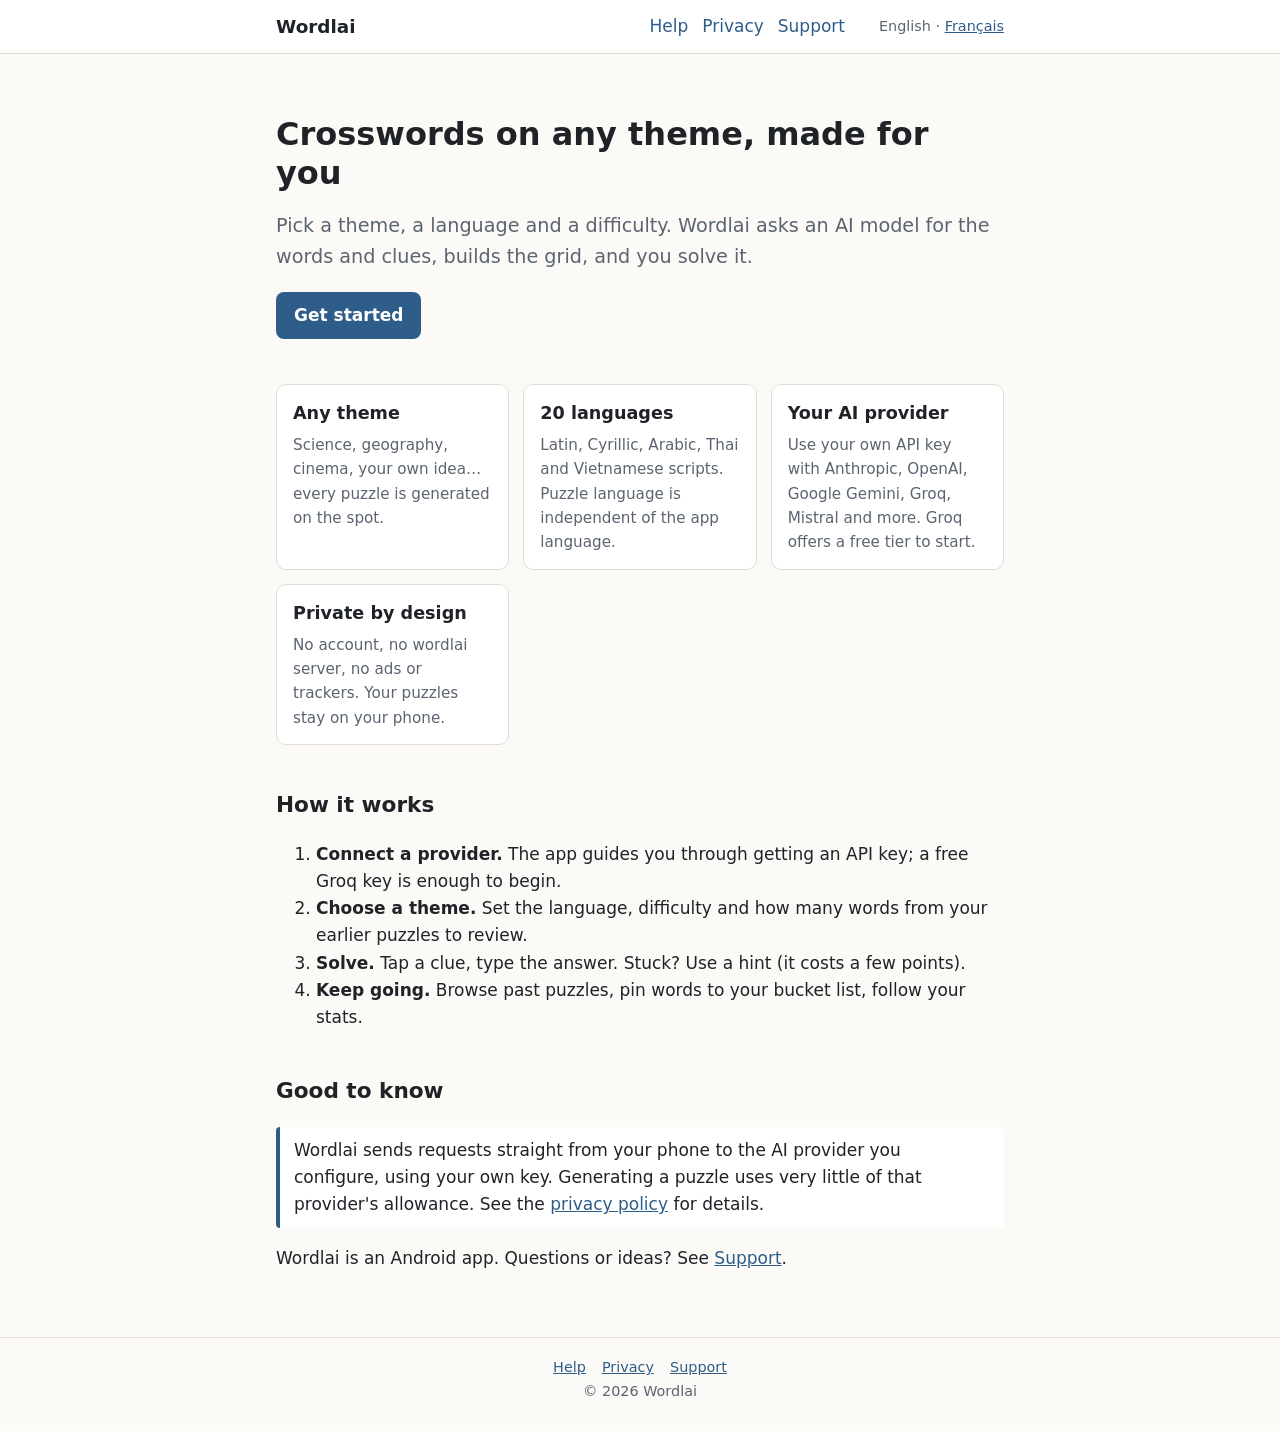
<file: index.html>
<!doctype html>
<html lang="en">
<head>
<meta charset="utf-8">
<meta name="viewport" content="width=device-width, initial-scale=1">
<title>Wordlai – AI-powered crosswords on any theme</title>
<meta name="description" content="Wordlai generates a fresh crossword puzzle on any theme you choose, in 20 languages, using the AI provider of your choice. Android app.">
<link rel="stylesheet" href="style.css">
<link rel="alternate" hreflang="fr" href="fr/">
</head>
<body>
<header class="site"><div class="bar">
  <a class="brand" href="./">Wordlai</a>
  <nav><a href="help.html">Help</a><a href="privacy.html">Privacy</a><a href="support.html">Support</a></nav>
  <span class="lang">English · <a href="fr/">Français</a></span>
</div></header>
<main>
  <section class="hero">
    <h1>Crosswords on any theme, made for you</h1>
    <p class="lead">Pick a theme, a language and a difficulty. Wordlai asks an AI model for the words and clues, builds the grid, and you solve it.</p>
    <p><a class="button" href="help.html">Get started</a></p>
  </section>

  <div class="cards">
    <div class="card"><h3>Any theme</h3><p>Science, geography, cinema, your own idea… every puzzle is generated on the spot.</p></div>
    <div class="card"><h3>20 languages</h3><p>Latin, Cyrillic, Arabic, Thai and Vietnamese scripts. Puzzle language is independent of the app language.</p></div>
    <div class="card"><h3>Your AI provider</h3><p>Use your own API key with Anthropic, OpenAI, Google Gemini, Groq, Mistral and more. Groq offers a free tier to start.</p></div>
    <div class="card"><h3>Private by design</h3><p>No account, no wordlai server, no ads or trackers. Your puzzles stay on your phone.</p></div>
  </div>

  <h2>How it works</h2>
  <ol>
    <li><strong>Connect a provider.</strong> The app guides you through getting an API key; a free Groq key is enough to begin.</li>
    <li><strong>Choose a theme.</strong> Set the language, difficulty and how many words from your earlier puzzles to review.</li>
    <li><strong>Solve.</strong> Tap a clue, type the answer. Stuck? Use a hint (it costs a few points).</li>
    <li><strong>Keep going.</strong> Browse past puzzles, pin words to your bucket list, follow your stats.</li>
  </ol>

  <h2>Good to know</h2>
  <p class="note">Wordlai sends requests straight from your phone to the AI provider you configure, using your own key. Generating a puzzle uses very little of that provider's allowance. See the <a href="privacy.html">privacy policy</a> for details.</p>
  <p>Wordlai is an Android app. Questions or ideas? See <a href="support.html">Support</a>.</p>
</main>
<footer class="site">
  <a href="help.html">Help</a><a href="privacy.html">Privacy</a><a href="support.html">Support</a>
  <div>© 2026 Wordlai</div>
</footer>
</body>
</html>
</file>
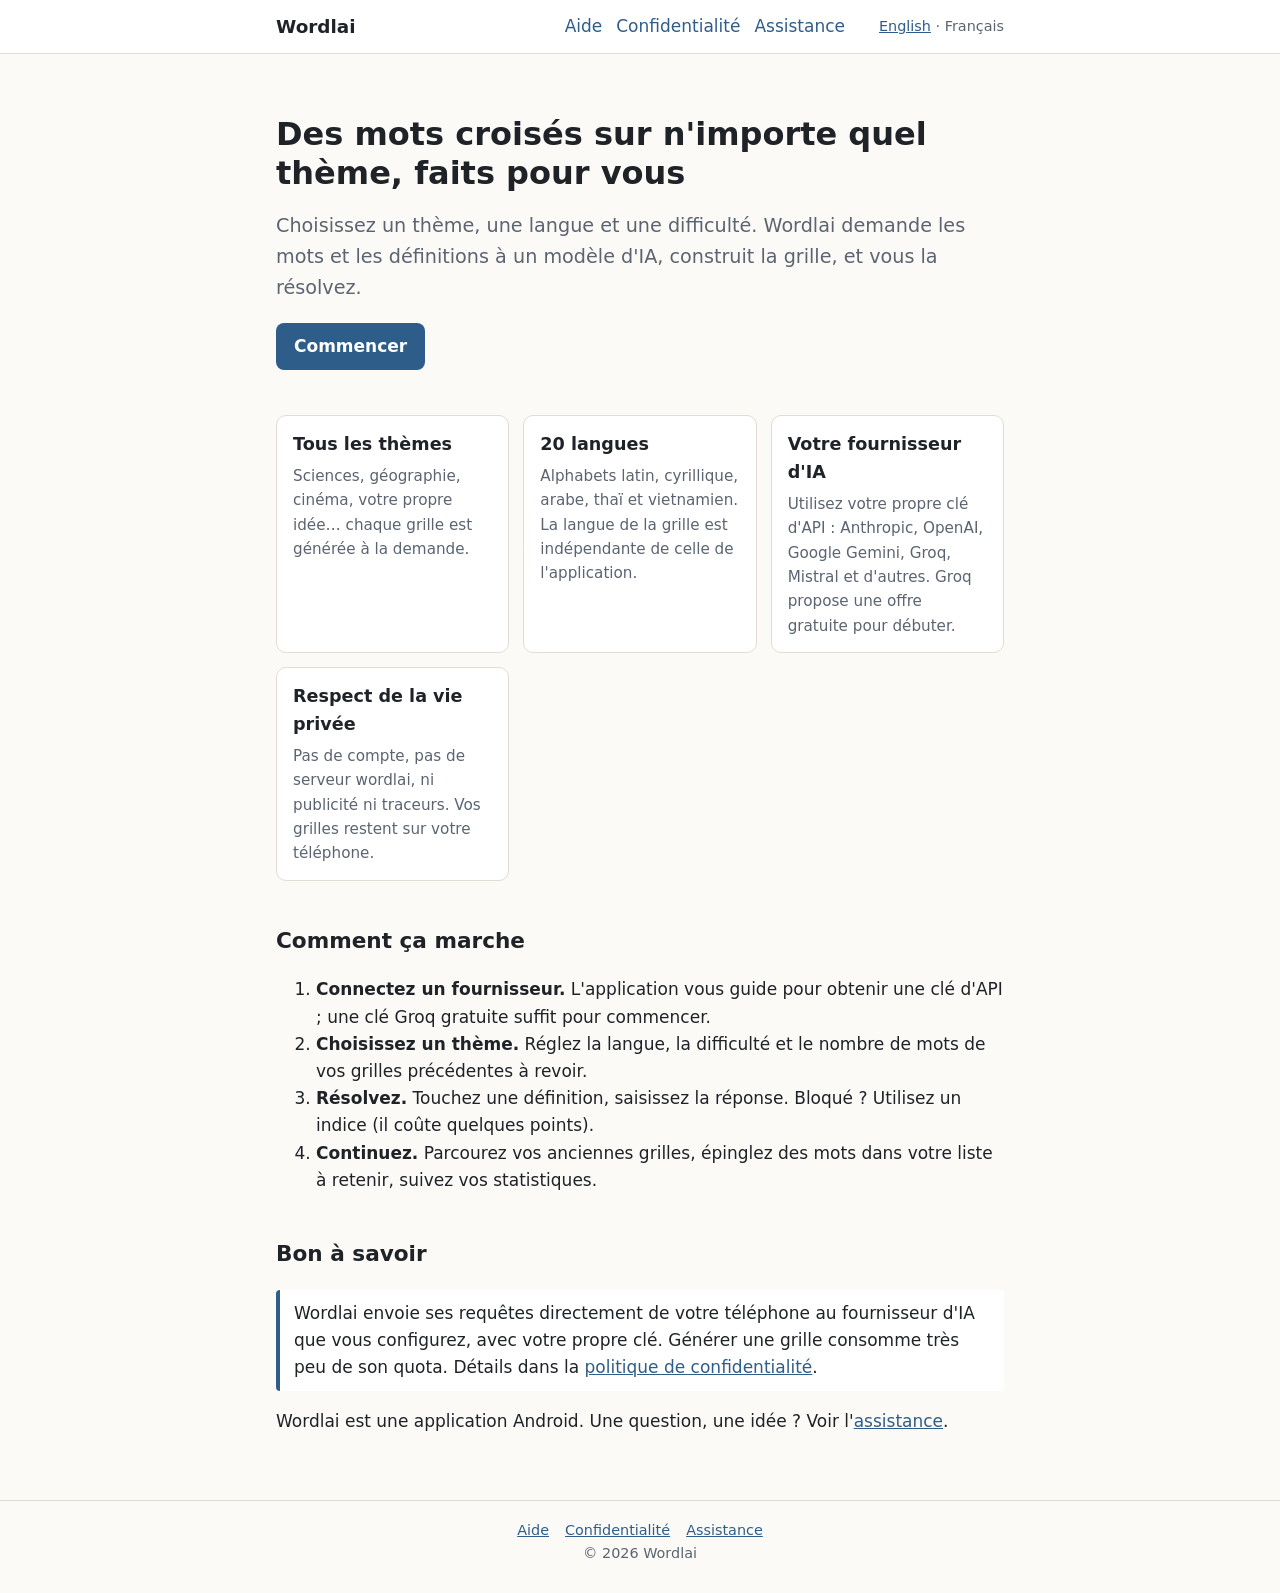
<file: fr/index.html>
<!doctype html>
<html lang="fr">
<head>
<meta charset="utf-8">
<meta name="viewport" content="width=device-width, initial-scale=1">
<title>Wordlai – Des mots croisés par IA, sur le thème de votre choix</title>
<meta name="description" content="Wordlai génère une grille de mots croisés sur le thème de votre choix, en 20 langues, avec le fournisseur d'IA que vous choisissez. Application Android.">
<link rel="stylesheet" href="../style.css">
<link rel="alternate" hreflang="en" href="../">
</head>
<body>
<header class="site"><div class="bar">
  <a class="brand" href="./">Wordlai</a>
  <nav><a href="aide.html">Aide</a><a href="confidentialite.html">Confidentialité</a><a href="assistance.html">Assistance</a></nav>
  <span class="lang"><a href="../">English</a> · Français</span>
</div></header>
<main>
  <section class="hero">
    <h1>Des mots croisés sur n'importe quel thème, faits pour vous</h1>
    <p class="lead">Choisissez un thème, une langue et une difficulté. Wordlai demande les mots et les définitions à un modèle d'IA, construit la grille, et vous la résolvez.</p>
    <p><a class="button" href="aide.html">Commencer</a></p>
  </section>

  <div class="cards">
    <div class="card"><h3>Tous les thèmes</h3><p>Sciences, géographie, cinéma, votre propre idée… chaque grille est générée à la demande.</p></div>
    <div class="card"><h3>20 langues</h3><p>Alphabets latin, cyrillique, arabe, thaï et vietnamien. La langue de la grille est indépendante de celle de l'application.</p></div>
    <div class="card"><h3>Votre fournisseur d'IA</h3><p>Utilisez votre propre clé d'API : Anthropic, OpenAI, Google Gemini, Groq, Mistral et d'autres. Groq propose une offre gratuite pour débuter.</p></div>
    <div class="card"><h3>Respect de la vie privée</h3><p>Pas de compte, pas de serveur wordlai, ni publicité ni traceurs. Vos grilles restent sur votre téléphone.</p></div>
  </div>

  <h2>Comment ça marche</h2>
  <ol>
    <li><strong>Connectez un fournisseur.</strong> L'application vous guide pour obtenir une clé d'API ; une clé Groq gratuite suffit pour commencer.</li>
    <li><strong>Choisissez un thème.</strong> Réglez la langue, la difficulté et le nombre de mots de vos grilles précédentes à revoir.</li>
    <li><strong>Résolvez.</strong> Touchez une définition, saisissez la réponse. Bloqué ? Utilisez un indice (il coûte quelques points).</li>
    <li><strong>Continuez.</strong> Parcourez vos anciennes grilles, épinglez des mots dans votre liste à retenir, suivez vos statistiques.</li>
  </ol>

  <h2>Bon à savoir</h2>
  <p class="note">Wordlai envoie ses requêtes directement de votre téléphone au fournisseur d'IA que vous configurez, avec votre propre clé. Générer une grille consomme très peu de son quota. Détails dans la <a href="confidentialite.html">politique de confidentialité</a>.</p>
  <p>Wordlai est une application Android. Une question, une idée ? Voir l'<a href="assistance.html">assistance</a>.</p>
</main>
<footer class="site">
  <a href="aide.html">Aide</a><a href="confidentialite.html">Confidentialité</a><a href="assistance.html">Assistance</a>
  <div>© 2026 Wordlai</div>
</footer>
</body>
</html>
</file>
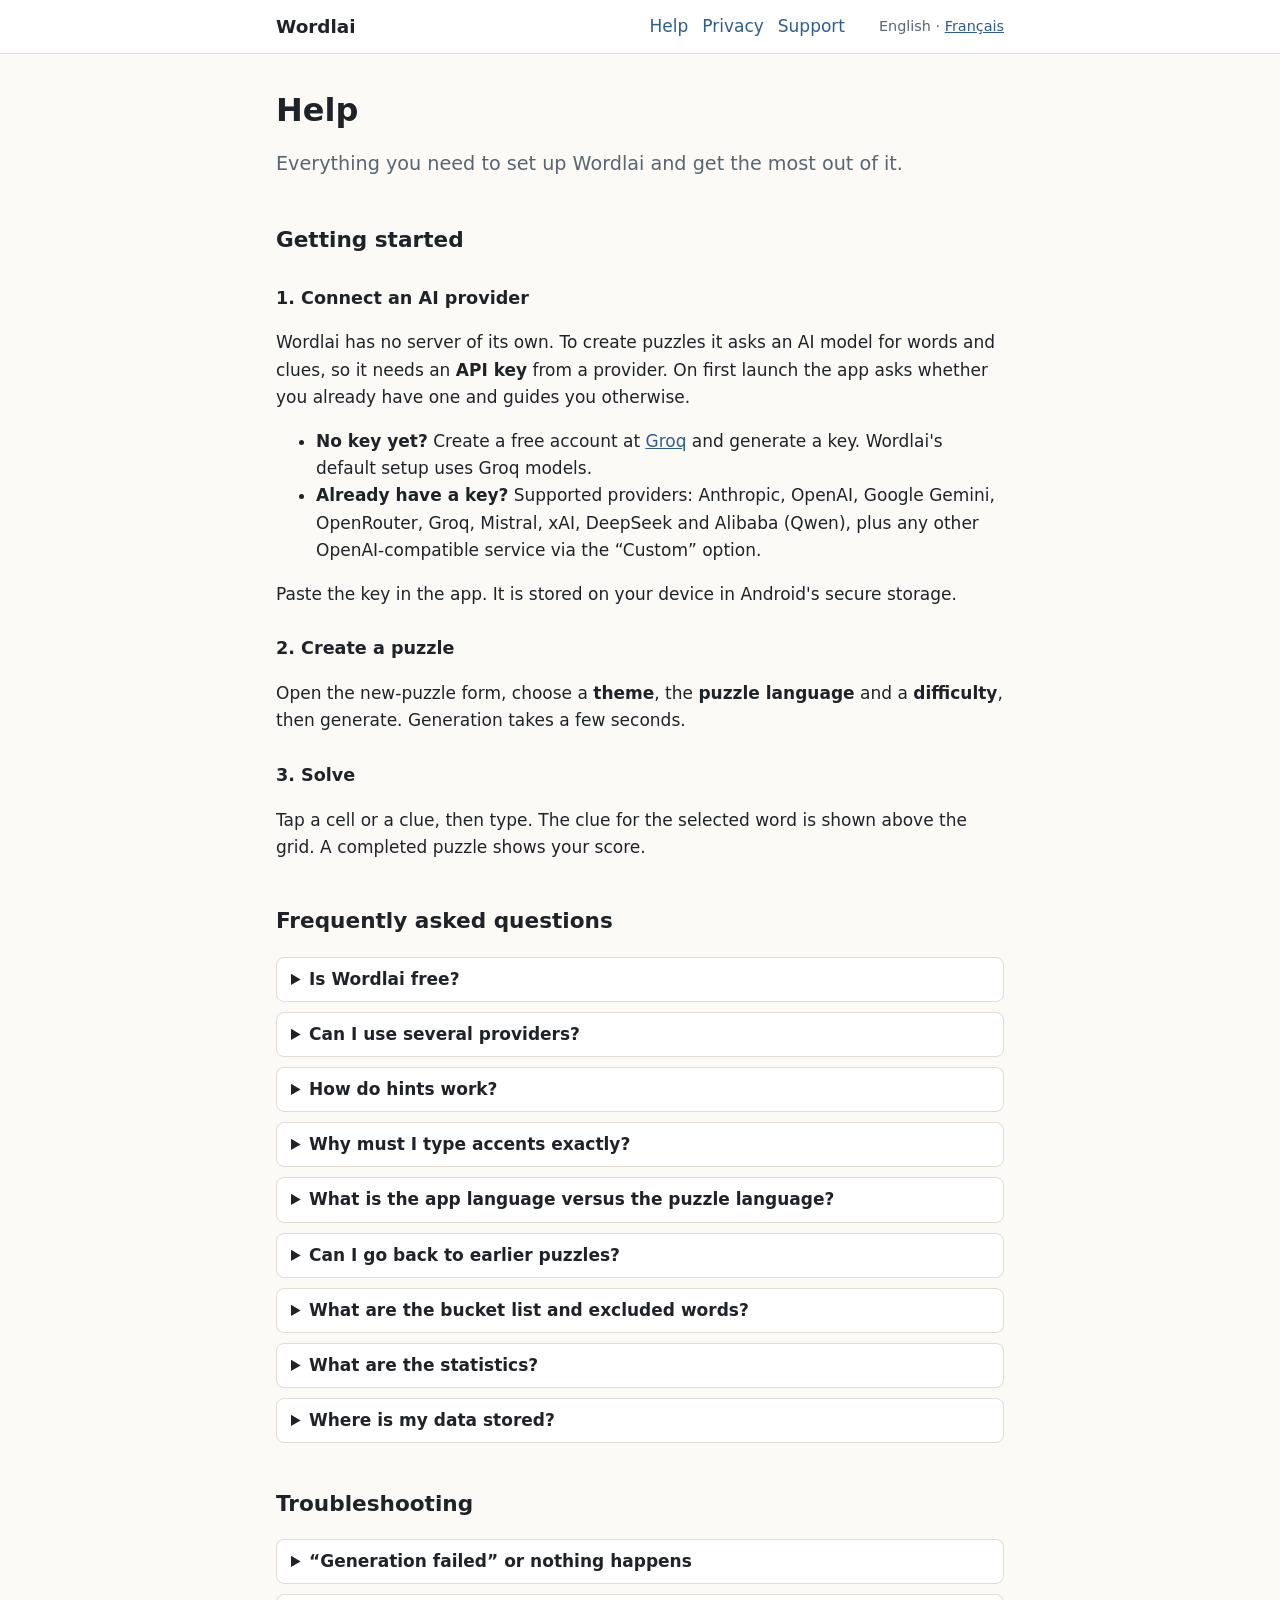
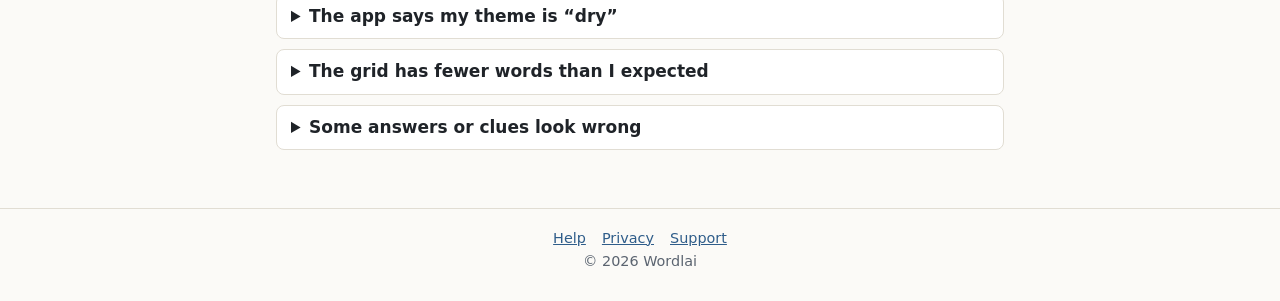
<file: help.html>
<!doctype html>
<html lang="en">
<head>
<meta charset="utf-8">
<meta name="viewport" content="width=device-width, initial-scale=1">
<title>Wordlai Help</title>
<meta name="description" content="How to set up Wordlai, generate crosswords, use hints and fix common problems.">
<link rel="stylesheet" href="style.css">
<link rel="alternate" hreflang="fr" href="fr/aide.html">
</head>
<body>
<header class="site"><div class="bar">
  <a class="brand" href="./">Wordlai</a>
  <nav><a href="help.html">Help</a><a href="privacy.html">Privacy</a><a href="support.html">Support</a></nav>
  <span class="lang">English · <a href="fr/aide.html">Français</a></span>
</div></header>
<main>
  <h1>Help</h1>
  <p class="lead">Everything you need to set up Wordlai and get the most out of it.</p>

  <h2>Getting started</h2>
  <h3>1. Connect an AI provider</h3>
  <p>Wordlai has no server of its own. To create puzzles it asks an AI model for words and clues, so it needs an <strong>API key</strong> from a provider. On first launch the app asks whether you already have one and guides you otherwise.</p>
  <ul>
    <li><strong>No key yet?</strong> Create a free account at <a href="https://console.groq.com/keys">Groq</a> and generate a key. Wordlai's default setup uses Groq models.</li>
    <li><strong>Already have a key?</strong> Supported providers: Anthropic, OpenAI, Google Gemini, OpenRouter, Groq, Mistral, xAI, DeepSeek and Alibaba (Qwen), plus any other OpenAI-compatible service via the “Custom” option.</li>
  </ul>
  <p>Paste the key in the app. It is stored on your device in Android's secure storage.</p>
  <h3>2. Create a puzzle</h3>
  <p>Open the new-puzzle form, choose a <strong>theme</strong>, the <strong>puzzle language</strong> and a <strong>difficulty</strong>, then generate. Generation takes a few seconds.</p>
  <h3>3. Solve</h3>
  <p>Tap a cell or a clue, then type. The clue for the selected word is shown above the grid. A completed puzzle shows your score.</p>

  <h2>Frequently asked questions</h2>
  <details><summary>Is Wordlai free?</summary>
    <p>The app itself has no account and no ads. Puzzle generation uses your own API key, so any cost is whatever your provider charges. Groq's free tier is usually enough for casual use, and a puzzle uses very little.</p></details>
  <details><summary>Can I use several providers?</summary>
    <p>Yes, up to four. The first is the primary one; if it fails, the others are tried in order as fallbacks. Configure them in Preferences.</p></details>
  <details><summary>How do hints work?</summary>
    <p>Each word offers an <strong>alternate clue</strong> and a <strong>letter reveal</strong>. Hints cost points, and each word has a limited hint budget. The number of hints used and the points lost are shown on screen and counted in your stats.</p></details>
  <details><summary>Why must I type accents exactly?</summary>
    <p>Wordlai matches letters exactly: “É” and “E” are different letters. This is deliberate, because in some languages accented letters are separate letters of the alphabet. The app shows a one-time reminder when a puzzle contains accents.</p></details>
  <details><summary>What is the app language versus the puzzle language?</summary>
    <p>They are independent. The app interface is available in English, Spanish, Portuguese, German, French, Italian, Turkish, Tagalog, Polish and Vietnamese (it follows your phone's language unless you choose one in Preferences). Puzzles can be generated in 20 languages, whatever the interface language.</p></details>
  <details><summary>Can I go back to earlier puzzles?</summary>
    <p>Yes. Step backward and forward through your stored puzzles from the solving screen, or delete the one on display. Unfinished puzzles keep their progress and timer.</p></details>
  <details><summary>What are the bucket list and excluded words?</summary>
    <p>Pin a word to your <strong>bucket list</strong> to see it again in a later puzzle on that theme. Add a word to <strong>excluded words</strong> and it will never be suggested again. Both are in Preferences, organized by theme.</p></details>
  <details><summary>What are the statistics?</summary>
    <p>The Stats screen (solving screen menu) shows your overall score, puzzles completed, average completion time and the points lost to hints. The same menu lets you show either elapsed time or your overall score in the header.</p></details>
  <details><summary>Where is my data stored?</summary>
    <p>On your phone only. See the <a href="privacy.html">privacy policy</a>.</p></details>

  <h2>Troubleshooting</h2>
  <details><summary>“Generation failed” or nothing happens</summary>
    <p>Check your internet connection and that your API key is valid and has remaining quota. Free tiers have rate limits: wait a minute and retry, or add a second provider as a fallback in Preferences.</p></details>
  <details><summary>The app says my theme is “dry”</summary>
    <p>For a very narrow theme, the AI can run out of fresh words. Wordlai then reuses earlier words and retries the AI after a few puzzles. Choosing a broader theme gives more variety.</p></details>
  <details><summary>The grid has fewer words than I expected</summary>
    <p>Grids are sparse: only words that can cross each other are placed, and answers too long for the grid are dropped. A different theme, difficulty or language can help.</p></details>
  <details><summary>Some answers or clues look wrong</summary>
    <p>Puzzles are written by an AI and checked automatically, but mistakes can slip through. Please <a href="support.html">tell us</a> with the theme and language and we will look into it.</p></details>
</main>
<footer class="site">
  <a href="help.html">Help</a><a href="privacy.html">Privacy</a><a href="support.html">Support</a>
  <div>© 2026 Wordlai</div>
</footer>
</body>
</html>
</file>
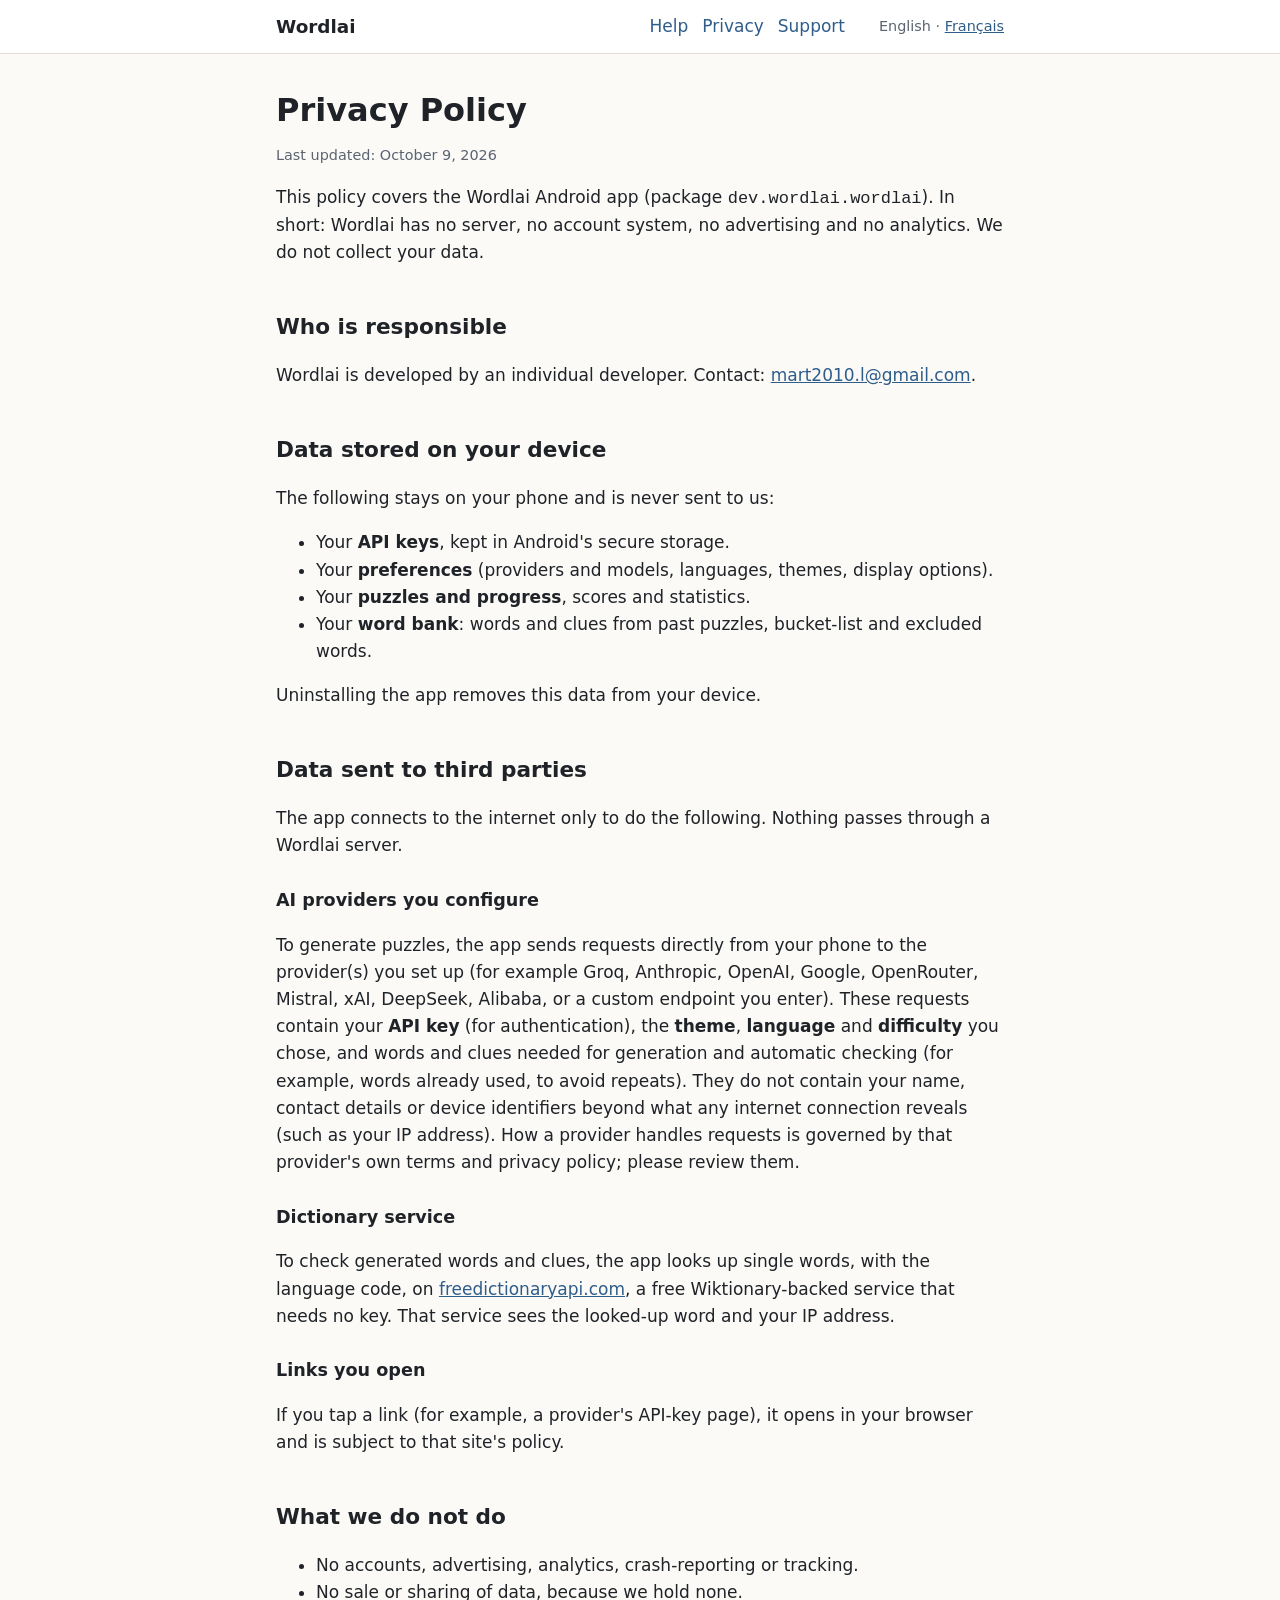
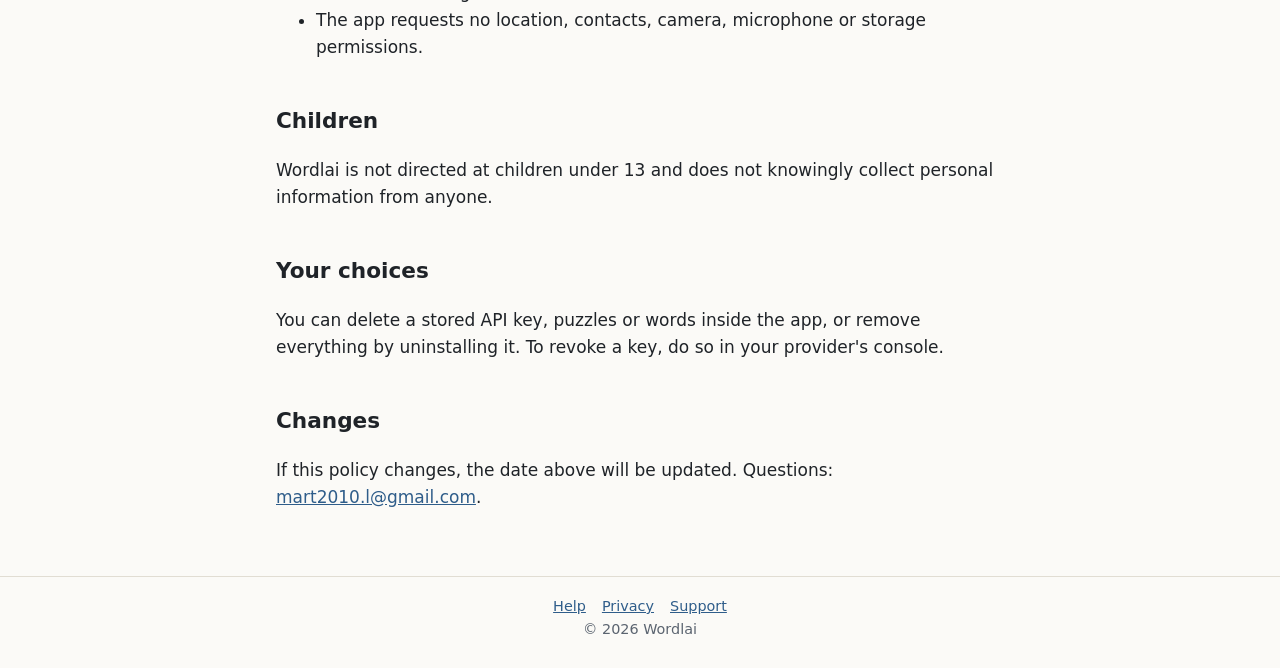
<file: privacy.html>
<!doctype html>
<html lang="en">
<head>
<meta charset="utf-8">
<meta name="viewport" content="width=device-width, initial-scale=1">
<title>Wordlai Privacy Policy</title>
<meta name="description" content="What data the Wordlai Android app stores and sends, and to whom.">
<link rel="stylesheet" href="style.css">
<link rel="alternate" hreflang="fr" href="fr/confidentialite.html">
</head>
<body>
<header class="site"><div class="bar">
  <a class="brand" href="./">Wordlai</a>
  <nav><a href="help.html">Help</a><a href="privacy.html">Privacy</a><a href="support.html">Support</a></nav>
  <span class="lang">English · <a href="fr/confidentialite.html">Français</a></span>
</div></header>
<main>
  <h1>Privacy Policy</h1>
  <p class="updated">Last updated: October 9, 2026</p>
  <p>This policy covers the Wordlai Android app (package <code>dev.wordlai.wordlai</code>). In short: Wordlai has no server, no account system, no advertising and no analytics. We do not collect your data.</p>

  <h2>Who is responsible</h2>
  <p>Wordlai is developed by an individual developer. Contact: <a href="mailto:mart2010.l@gmail.com">mart2010.l@gmail.com</a>.</p>

  <h2>Data stored on your device</h2>
  <p>The following stays on your phone and is never sent to us:</p>
  <ul>
    <li>Your <strong>API keys</strong>, kept in Android's secure storage.</li>
    <li>Your <strong>preferences</strong> (providers and models, languages, themes, display options).</li>
    <li>Your <strong>puzzles and progress</strong>, scores and statistics.</li>
    <li>Your <strong>word bank</strong>: words and clues from past puzzles, bucket-list and excluded words.</li>
  </ul>
  <p>Uninstalling the app removes this data from your device.</p>

  <h2>Data sent to third parties</h2>
  <p>The app connects to the internet only to do the following. Nothing passes through a Wordlai server.</p>
  <h3>AI providers you configure</h3>
  <p>To generate puzzles, the app sends requests directly from your phone to the provider(s) you set up (for example Groq, Anthropic, OpenAI, Google, OpenRouter, Mistral, xAI, DeepSeek, Alibaba, or a custom endpoint you enter). These requests contain your <strong>API key</strong> (for authentication), the <strong>theme</strong>, <strong>language</strong> and <strong>difficulty</strong> you chose, and words and clues needed for generation and automatic checking (for example, words already used, to avoid repeats). They do not contain your name, contact details or device identifiers beyond what any internet connection reveals (such as your IP address). How a provider handles requests is governed by that provider's own terms and privacy policy; please review them.</p>
  <h3>Dictionary service</h3>
  <p>To check generated words and clues, the app looks up single words, with the language code, on <a href="https://freedictionaryapi.com">freedictionaryapi.com</a>, a free Wiktionary-backed service that needs no key. That service sees the looked-up word and your IP address.</p>
  <h3>Links you open</h3>
  <p>If you tap a link (for example, a provider's API-key page), it opens in your browser and is subject to that site's policy.</p>

  <h2>What we do not do</h2>
  <ul>
    <li>No accounts, advertising, analytics, crash-reporting or tracking.</li>
    <li>No sale or sharing of data, because we hold none.</li>
    <li>The app requests no location, contacts, camera, microphone or storage permissions.</li>
  </ul>

  <h2>Children</h2>
  <p>Wordlai is not directed at children under 13 and does not knowingly collect personal information from anyone.</p>

  <h2>Your choices</h2>
  <p>You can delete a stored API key, puzzles or words inside the app, or remove everything by uninstalling it. To revoke a key, do so in your provider's console.</p>

  <h2>Changes</h2>
  <p>If this policy changes, the date above will be updated. Questions: <a href="mailto:mart2010.l@gmail.com">mart2010.l@gmail.com</a>.</p>
</main>
<footer class="site">
  <a href="help.html">Help</a><a href="privacy.html">Privacy</a><a href="support.html">Support</a>
  <div>© 2026 Wordlai</div>
</footer>
</body>
</html>
</file>
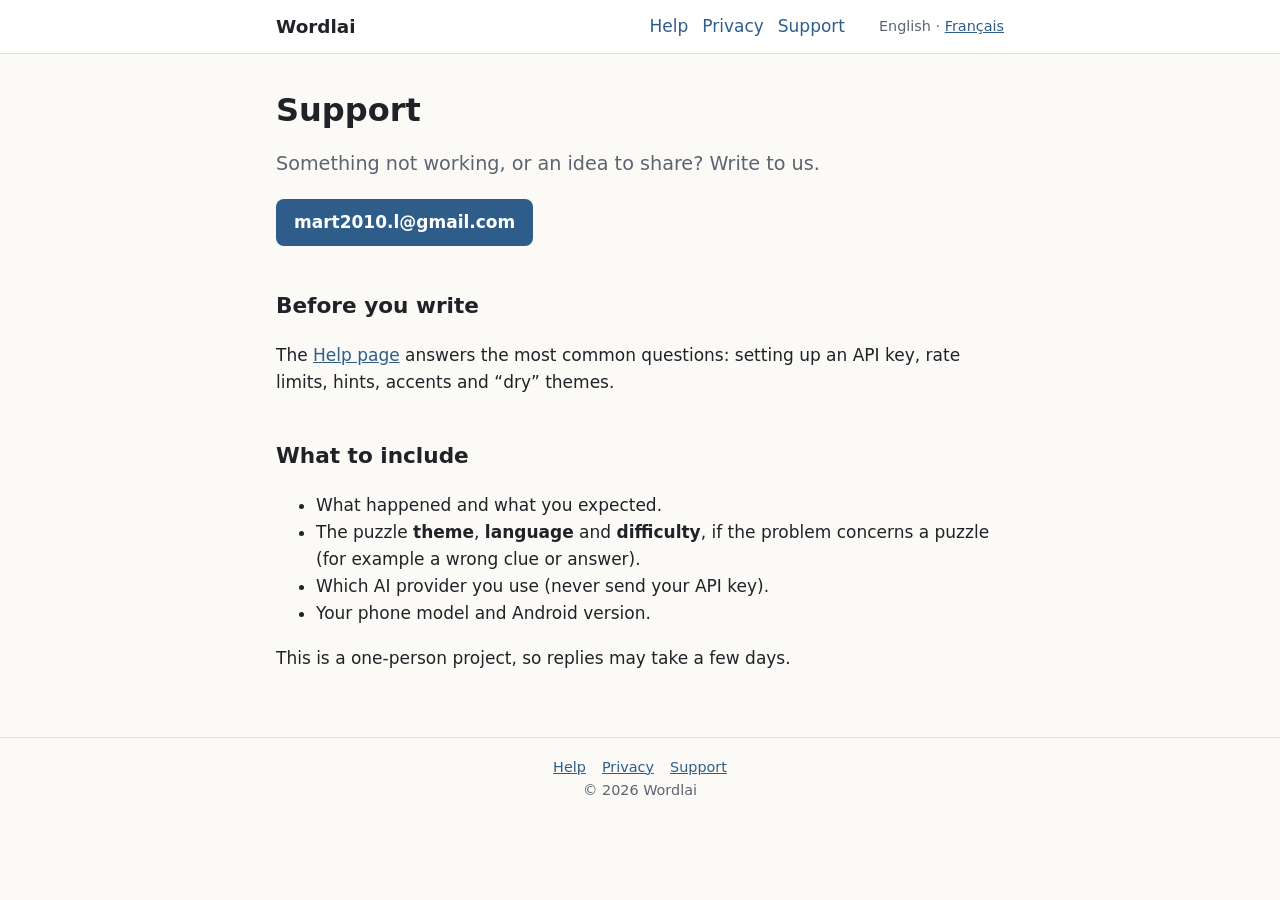
<file: support.html>
<!doctype html>
<html lang="en">
<head>
<meta charset="utf-8">
<meta name="viewport" content="width=device-width, initial-scale=1">
<title>Wordlai Support</title>
<meta name="description" content="Get help with Wordlai or report a problem.">
<link rel="stylesheet" href="style.css">
<link rel="alternate" hreflang="fr" href="fr/assistance.html">
</head>
<body>
<header class="site"><div class="bar">
  <a class="brand" href="./">Wordlai</a>
  <nav><a href="help.html">Help</a><a href="privacy.html">Privacy</a><a href="support.html">Support</a></nav>
  <span class="lang">English · <a href="fr/assistance.html">Français</a></span>
</div></header>
<main>
  <h1>Support</h1>
  <p class="lead">Something not working, or an idea to share? Write to us.</p>
  <p><a class="button" href="mailto:mart2010.l@gmail.com?subject=Wordlai%20support">mart2010.l@gmail.com</a></p>

  <h2>Before you write</h2>
  <p>The <a href="help.html">Help page</a> answers the most common questions: setting up an API key, rate limits, hints, accents and “dry” themes.</p>

  <h2>What to include</h2>
  <ul>
    <li>What happened and what you expected.</li>
    <li>The puzzle <strong>theme</strong>, <strong>language</strong> and <strong>difficulty</strong>, if the problem concerns a puzzle (for example a wrong clue or answer).</li>
    <li>Which AI provider you use (never send your API key).</li>
    <li>Your phone model and Android version.</li>
  </ul>
  <p>This is a one-person project, so replies may take a few days.</p>
</main>
<footer class="site">
  <a href="help.html">Help</a><a href="privacy.html">Privacy</a><a href="support.html">Support</a>
  <div>© 2026 Wordlai</div>
</footer>
</body>
</html>
</file>
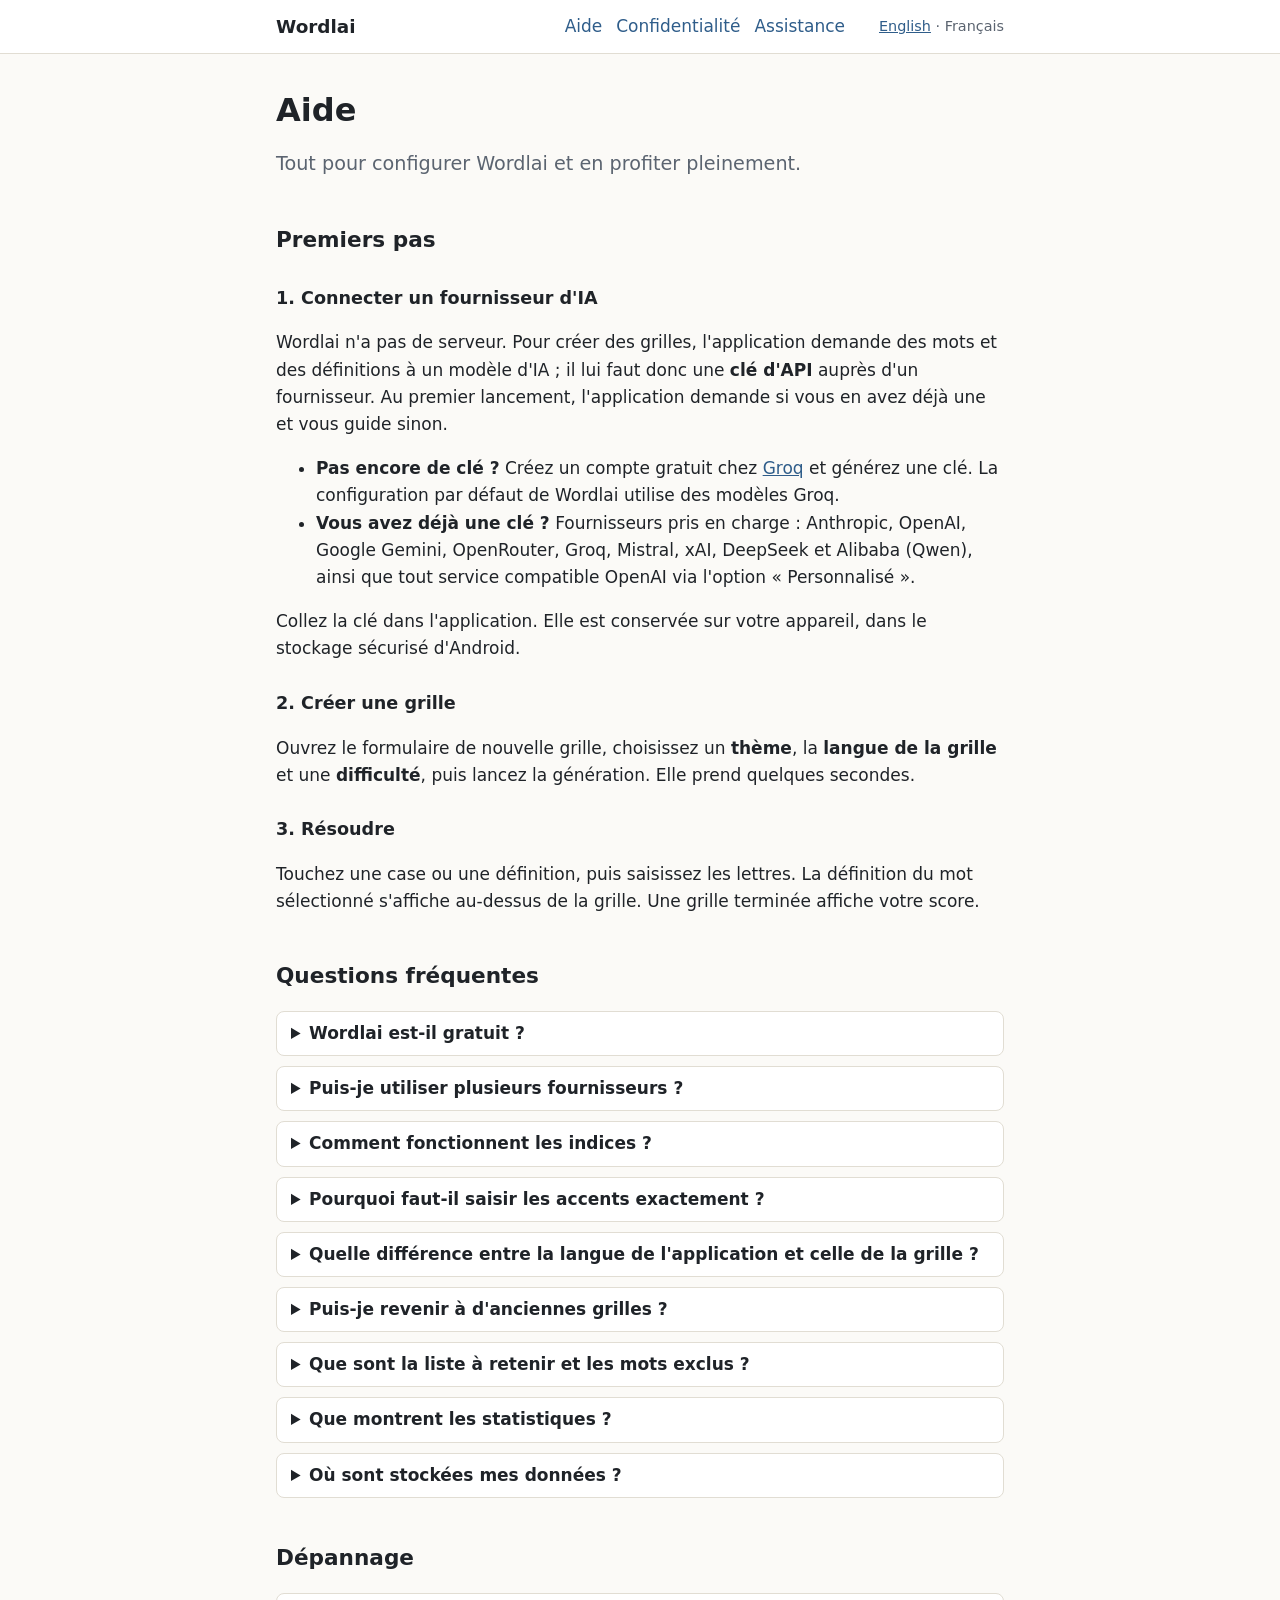
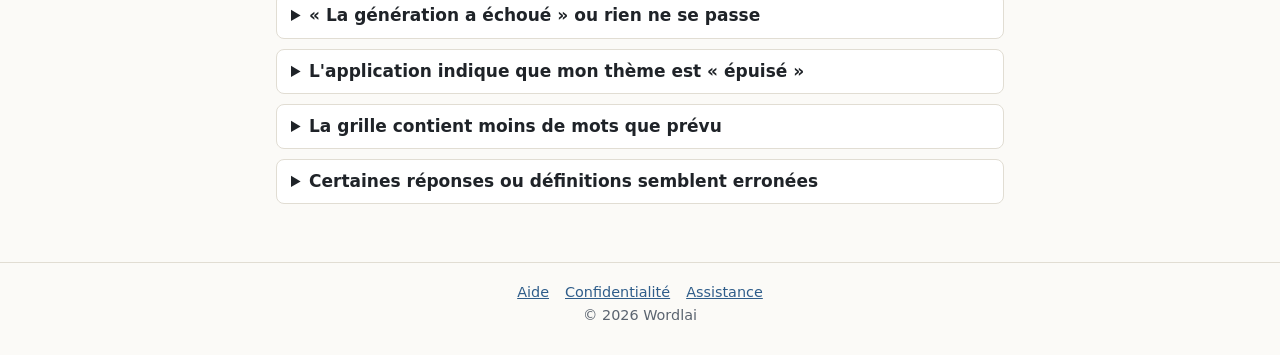
<file: fr/aide.html>
<!doctype html>
<html lang="fr">
<head>
<meta charset="utf-8">
<meta name="viewport" content="width=device-width, initial-scale=1">
<title>Aide Wordlai</title>
<meta name="description" content="Configurer Wordlai, générer des mots croisés, utiliser les indices et résoudre les problèmes courants.">
<link rel="stylesheet" href="../style.css">
<link rel="alternate" hreflang="en" href="../help.html">
</head>
<body>
<header class="site"><div class="bar">
  <a class="brand" href="./">Wordlai</a>
  <nav><a href="aide.html">Aide</a><a href="confidentialite.html">Confidentialité</a><a href="assistance.html">Assistance</a></nav>
  <span class="lang"><a href="../help.html">English</a> · Français</span>
</div></header>
<main>
  <h1>Aide</h1>
  <p class="lead">Tout pour configurer Wordlai et en profiter pleinement.</p>

  <h2>Premiers pas</h2>
  <h3>1. Connecter un fournisseur d'IA</h3>
  <p>Wordlai n'a pas de serveur. Pour créer des grilles, l'application demande des mots et des définitions à un modèle d'IA ; il lui faut donc une <strong>clé d'API</strong> auprès d'un fournisseur. Au premier lancement, l'application demande si vous en avez déjà une et vous guide sinon.</p>
  <ul>
    <li><strong>Pas encore de clé ?</strong> Créez un compte gratuit chez <a href="https://console.groq.com/keys">Groq</a> et générez une clé. La configuration par défaut de Wordlai utilise des modèles Groq.</li>
    <li><strong>Vous avez déjà une clé ?</strong> Fournisseurs pris en charge : Anthropic, OpenAI, Google Gemini, OpenRouter, Groq, Mistral, xAI, DeepSeek et Alibaba (Qwen), ainsi que tout service compatible OpenAI via l'option « Personnalisé ».</li>
  </ul>
  <p>Collez la clé dans l'application. Elle est conservée sur votre appareil, dans le stockage sécurisé d'Android.</p>
  <h3>2. Créer une grille</h3>
  <p>Ouvrez le formulaire de nouvelle grille, choisissez un <strong>thème</strong>, la <strong>langue de la grille</strong> et une <strong>difficulté</strong>, puis lancez la génération. Elle prend quelques secondes.</p>
  <h3>3. Résoudre</h3>
  <p>Touchez une case ou une définition, puis saisissez les lettres. La définition du mot sélectionné s'affiche au-dessus de la grille. Une grille terminée affiche votre score.</p>

  <h2>Questions fréquentes</h2>
  <details><summary>Wordlai est-il gratuit ?</summary>
    <p>L'application n'a ni compte ni publicité. La génération utilise votre propre clé d'API : le coût éventuel est celui de votre fournisseur. L'offre gratuite de Groq suffit généralement pour un usage occasionnel, et une grille consomme très peu.</p></details>
  <details><summary>Puis-je utiliser plusieurs fournisseurs ?</summary>
    <p>Oui, jusqu'à quatre. Le premier est le principal ; en cas d'échec, les autres sont essayés dans l'ordre. Configurez-les dans les Préférences.</p></details>
  <details><summary>Comment fonctionnent les indices ?</summary>
    <p>Chaque mot propose une <strong>autre définition</strong> et une <strong>révélation de lettre</strong>. Les indices coûtent des points, et chaque mot a un budget d'indices limité. Le nombre d'indices utilisés et les points perdus sont affichés et comptés dans vos statistiques.</p></details>
  <details><summary>Pourquoi faut-il saisir les accents exactement ?</summary>
    <p>Wordlai compare les lettres à l'identique : « É » et « E » sont deux lettres différentes. C'est voulu, car dans certaines langues les lettres accentuées sont des lettres distinctes de l'alphabet. L'application affiche un rappel unique quand une grille contient des accents.</p></details>
  <details><summary>Quelle différence entre la langue de l'application et celle de la grille ?</summary>
    <p>Elles sont indépendantes. L'interface existe en anglais, espagnol, portugais, allemand, français, italien, turc, tagalog, polonais et vietnamien (elle suit la langue du téléphone, sauf choix contraire dans les Préférences). Les grilles peuvent être générées en 20 langues, quelle que soit la langue de l'interface.</p></details>
  <details><summary>Puis-je revenir à d'anciennes grilles ?</summary>
    <p>Oui. Avancez et reculez dans vos grilles enregistrées depuis l'écran de résolution, ou supprimez celle affichée. Les grilles inachevées gardent leur progression et leur chronomètre.</p></details>
  <details><summary>Que sont la liste à retenir et les mots exclus ?</summary>
    <p>Épinglez un mot dans votre <strong>liste à retenir</strong> pour le revoir dans une prochaine grille sur ce thème. Ajoutez un mot aux <strong>mots exclus</strong> et il ne sera plus jamais proposé. Les deux se trouvent dans les Préférences, classés par thème.</p></details>
  <details><summary>Que montrent les statistiques ?</summary>
    <p>L'écran Statistiques (menu de l'écran de résolution) affiche votre score global, le nombre de grilles terminées, le temps moyen de résolution et les points perdus à cause des indices. Le même menu permet d'afficher dans l'en-tête soit le temps écoulé, soit votre score global.</p></details>
  <details><summary>Où sont stockées mes données ?</summary>
    <p>Uniquement sur votre téléphone. Voir la <a href="confidentialite.html">politique de confidentialité</a>.</p></details>

  <h2>Dépannage</h2>
  <details><summary>« La génération a échoué » ou rien ne se passe</summary>
    <p>Vérifiez votre connexion internet, ainsi que la validité et le quota restant de votre clé d'API. Les offres gratuites ont des limites de débit : patientez une minute et réessayez, ou ajoutez un second fournisseur de secours dans les Préférences.</p></details>
  <details><summary>L'application indique que mon thème est « épuisé »</summary>
    <p>Sur un thème très étroit, l'IA peut manquer de mots nouveaux. Wordlai réutilise alors des mots précédents et relance l'IA après quelques grilles. Un thème plus large apporte plus de variété.</p></details>
  <details><summary>La grille contient moins de mots que prévu</summary>
    <p>Les grilles sont clairsemées : seuls les mots qui peuvent se croiser sont placés, et les réponses trop longues pour la grille sont écartées. Changer de thème, de difficulté ou de langue peut aider.</p></details>
  <details><summary>Certaines réponses ou définitions semblent erronées</summary>
    <p>Les grilles sont écrites par une IA et vérifiées automatiquement, mais des erreurs peuvent passer. <a href="assistance.html">Signalez-les-nous</a> avec le thème et la langue, nous regarderons.</p></details>
</main>
<footer class="site">
  <a href="aide.html">Aide</a><a href="confidentialite.html">Confidentialité</a><a href="assistance.html">Assistance</a>
  <div>© 2026 Wordlai</div>
</footer>
</body>
</html>
</file>
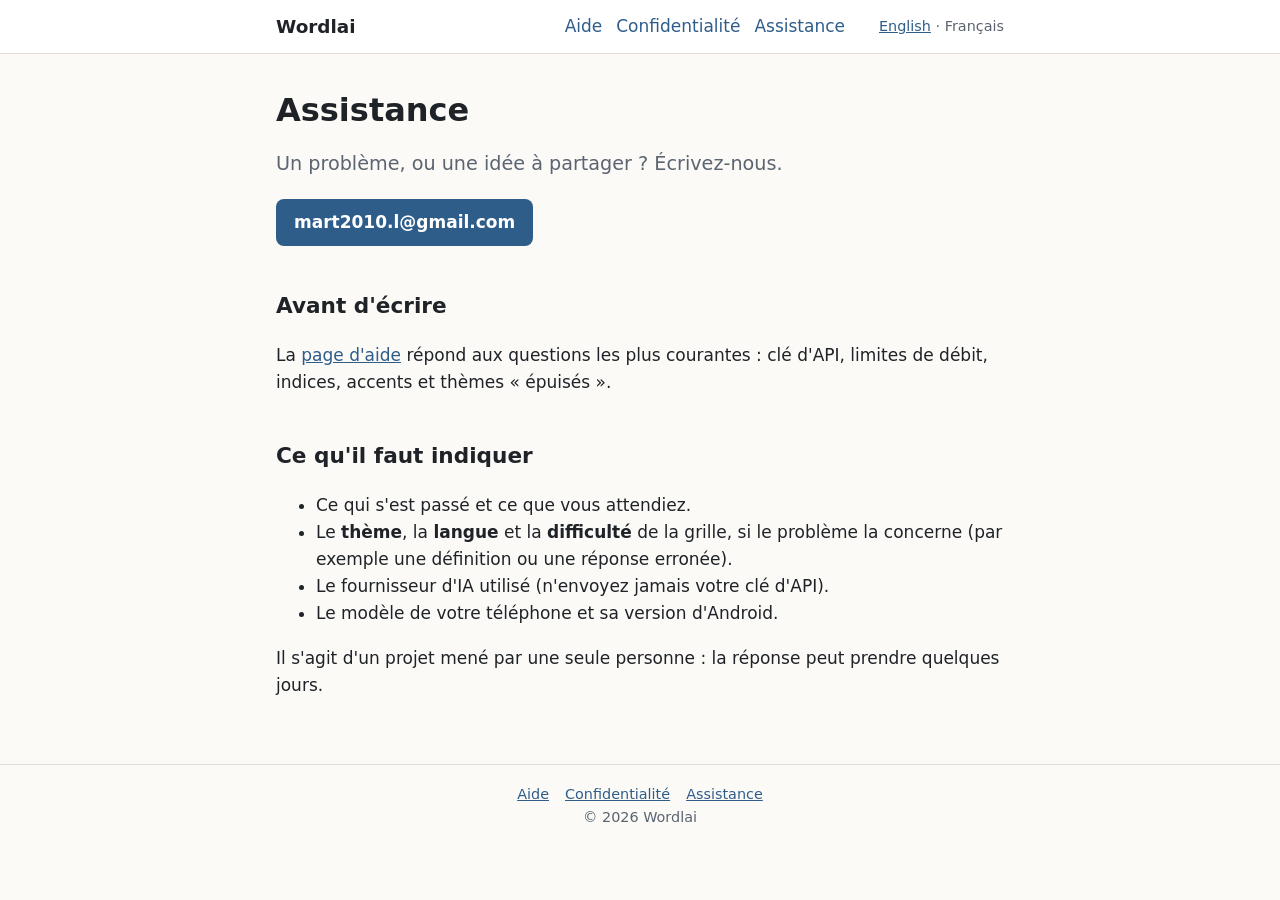
<file: fr/assistance.html>
<!doctype html>
<html lang="fr">
<head>
<meta charset="utf-8">
<meta name="viewport" content="width=device-width, initial-scale=1">
<title>Assistance Wordlai</title>
<meta name="description" content="Obtenir de l'aide avec Wordlai ou signaler un problème.">
<link rel="stylesheet" href="../style.css">
<link rel="alternate" hreflang="en" href="../support.html">
</head>
<body>
<header class="site"><div class="bar">
  <a class="brand" href="./">Wordlai</a>
  <nav><a href="aide.html">Aide</a><a href="confidentialite.html">Confidentialité</a><a href="assistance.html">Assistance</a></nav>
  <span class="lang"><a href="../support.html">English</a> · Français</span>
</div></header>
<main>
  <h1>Assistance</h1>
  <p class="lead">Un problème, ou une idée à partager ? Écrivez-nous.</p>
  <p><a class="button" href="mailto:mart2010.l@gmail.com?subject=Assistance%20Wordlai">mart2010.l@gmail.com</a></p>

  <h2>Avant d'écrire</h2>
  <p>La <a href="aide.html">page d'aide</a> répond aux questions les plus courantes : clé d'API, limites de débit, indices, accents et thèmes « épuisés ».</p>

  <h2>Ce qu'il faut indiquer</h2>
  <ul>
    <li>Ce qui s'est passé et ce que vous attendiez.</li>
    <li>Le <strong>thème</strong>, la <strong>langue</strong> et la <strong>difficulté</strong> de la grille, si le problème la concerne (par exemple une définition ou une réponse erronée).</li>
    <li>Le fournisseur d'IA utilisé (n'envoyez jamais votre clé d'API).</li>
    <li>Le modèle de votre téléphone et sa version d'Android.</li>
  </ul>
  <p>Il s'agit d'un projet mené par une seule personne : la réponse peut prendre quelques jours.</p>
</main>
<footer class="site">
  <a href="aide.html">Aide</a><a href="confidentialite.html">Confidentialité</a><a href="assistance.html">Assistance</a>
  <div>© 2026 Wordlai</div>
</footer>
</body>
</html>
</file>
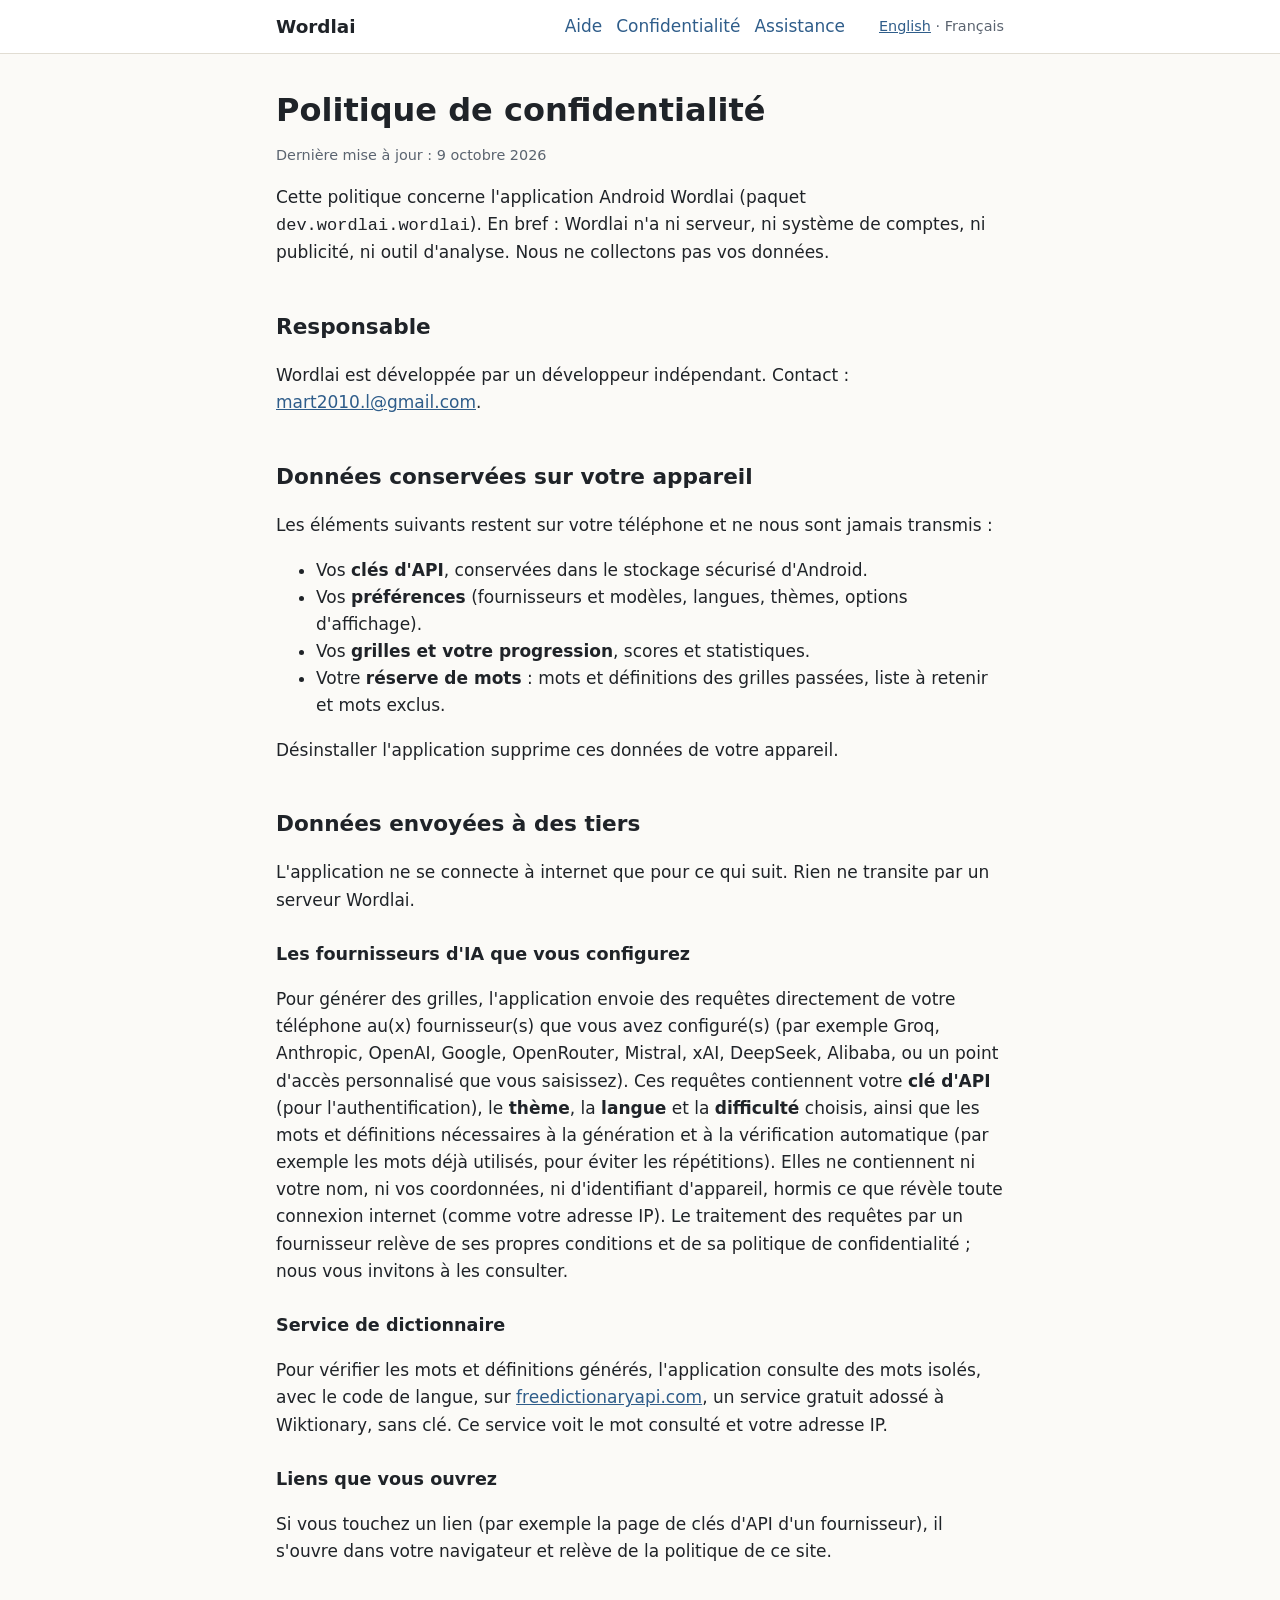
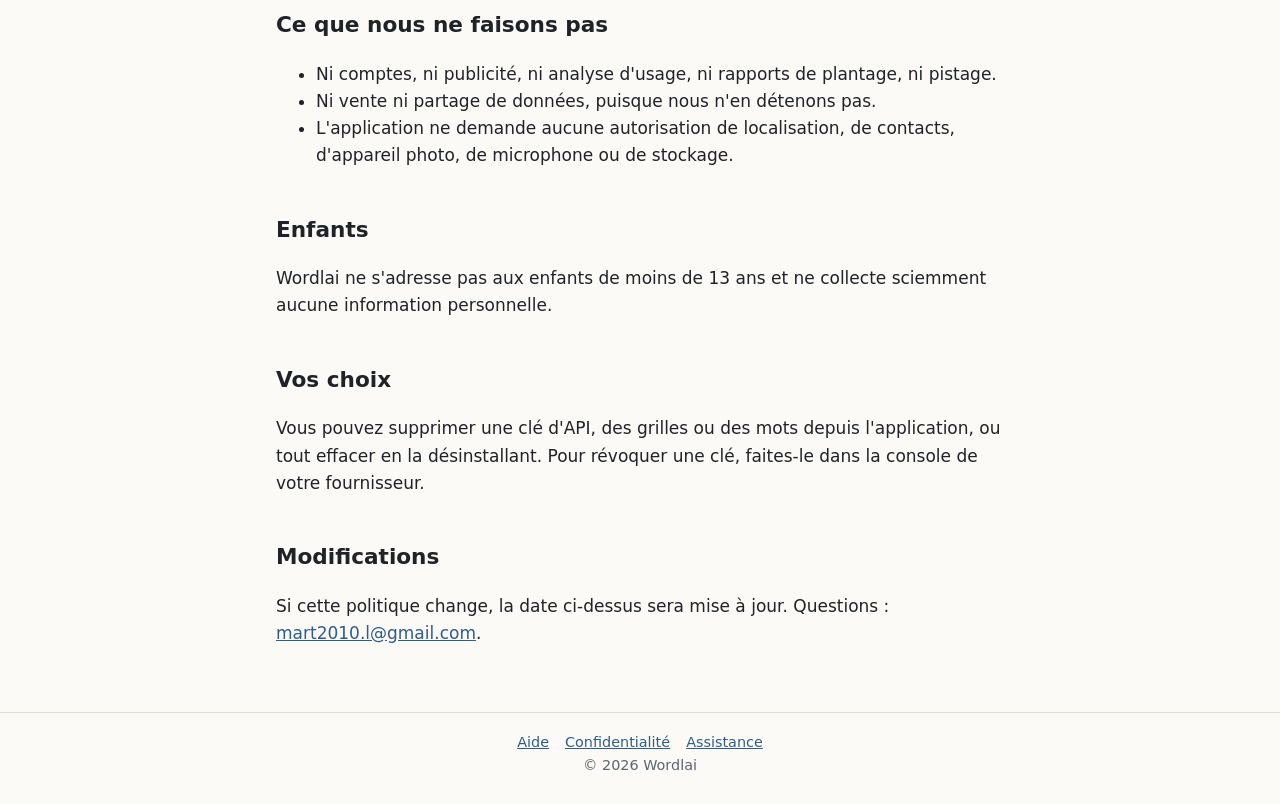
<file: fr/confidentialite.html>
<!doctype html>
<html lang="fr">
<head>
<meta charset="utf-8">
<meta name="viewport" content="width=device-width, initial-scale=1">
<title>Politique de confidentialité Wordlai</title>
<meta name="description" content="Quelles données l'application Android Wordlai conserve et envoie, et à qui.">
<link rel="stylesheet" href="../style.css">
<link rel="alternate" hreflang="en" href="../privacy.html">
</head>
<body>
<header class="site"><div class="bar">
  <a class="brand" href="./">Wordlai</a>
  <nav><a href="aide.html">Aide</a><a href="confidentialite.html">Confidentialité</a><a href="assistance.html">Assistance</a></nav>
  <span class="lang"><a href="../privacy.html">English</a> · Français</span>
</div></header>
<main>
  <h1>Politique de confidentialité</h1>
  <p class="updated">Dernière mise à jour : 9 octobre 2026</p>
  <p>Cette politique concerne l'application Android Wordlai (paquet <code>dev.wordlai.wordlai</code>). En bref : Wordlai n'a ni serveur, ni système de comptes, ni publicité, ni outil d'analyse. Nous ne collectons pas vos données.</p>

  <h2>Responsable</h2>
  <p>Wordlai est développée par un développeur indépendant. Contact : <a href="mailto:mart2010.l@gmail.com">mart2010.l@gmail.com</a>.</p>

  <h2>Données conservées sur votre appareil</h2>
  <p>Les éléments suivants restent sur votre téléphone et ne nous sont jamais transmis :</p>
  <ul>
    <li>Vos <strong>clés d'API</strong>, conservées dans le stockage sécurisé d'Android.</li>
    <li>Vos <strong>préférences</strong> (fournisseurs et modèles, langues, thèmes, options d'affichage).</li>
    <li>Vos <strong>grilles et votre progression</strong>, scores et statistiques.</li>
    <li>Votre <strong>réserve de mots</strong> : mots et définitions des grilles passées, liste à retenir et mots exclus.</li>
  </ul>
  <p>Désinstaller l'application supprime ces données de votre appareil.</p>

  <h2>Données envoyées à des tiers</h2>
  <p>L'application ne se connecte à internet que pour ce qui suit. Rien ne transite par un serveur Wordlai.</p>
  <h3>Les fournisseurs d'IA que vous configurez</h3>
  <p>Pour générer des grilles, l'application envoie des requêtes directement de votre téléphone au(x) fournisseur(s) que vous avez configuré(s) (par exemple Groq, Anthropic, OpenAI, Google, OpenRouter, Mistral, xAI, DeepSeek, Alibaba, ou un point d'accès personnalisé que vous saisissez). Ces requêtes contiennent votre <strong>clé d'API</strong> (pour l'authentification), le <strong>thème</strong>, la <strong>langue</strong> et la <strong>difficulté</strong> choisis, ainsi que les mots et définitions nécessaires à la génération et à la vérification automatique (par exemple les mots déjà utilisés, pour éviter les répétitions). Elles ne contiennent ni votre nom, ni vos coordonnées, ni d'identifiant d'appareil, hormis ce que révèle toute connexion internet (comme votre adresse IP). Le traitement des requêtes par un fournisseur relève de ses propres conditions et de sa politique de confidentialité ; nous vous invitons à les consulter.</p>
  <h3>Service de dictionnaire</h3>
  <p>Pour vérifier les mots et définitions générés, l'application consulte des mots isolés, avec le code de langue, sur <a href="https://freedictionaryapi.com">freedictionaryapi.com</a>, un service gratuit adossé à Wiktionary, sans clé. Ce service voit le mot consulté et votre adresse IP.</p>
  <h3>Liens que vous ouvrez</h3>
  <p>Si vous touchez un lien (par exemple la page de clés d'API d'un fournisseur), il s'ouvre dans votre navigateur et relève de la politique de ce site.</p>

  <h2>Ce que nous ne faisons pas</h2>
  <ul>
    <li>Ni comptes, ni publicité, ni analyse d'usage, ni rapports de plantage, ni pistage.</li>
    <li>Ni vente ni partage de données, puisque nous n'en détenons pas.</li>
    <li>L'application ne demande aucune autorisation de localisation, de contacts, d'appareil photo, de microphone ou de stockage.</li>
  </ul>

  <h2>Enfants</h2>
  <p>Wordlai ne s'adresse pas aux enfants de moins de 13 ans et ne collecte sciemment aucune information personnelle.</p>

  <h2>Vos choix</h2>
  <p>Vous pouvez supprimer une clé d'API, des grilles ou des mots depuis l'application, ou tout effacer en la désinstallant. Pour révoquer une clé, faites-le dans la console de votre fournisseur.</p>

  <h2>Modifications</h2>
  <p>Si cette politique change, la date ci-dessus sera mise à jour. Questions : <a href="mailto:mart2010.l@gmail.com">mart2010.l@gmail.com</a>.</p>
</main>
<footer class="site">
  <a href="aide.html">Aide</a><a href="confidentialite.html">Confidentialité</a><a href="assistance.html">Assistance</a>
  <div>© 2026 Wordlai</div>
</footer>
</body>
</html>
</file>
<file: style.css>
:root {
  --bg: #fbfaf7;
  --fg: #1f2328;
  --muted: #5b6470;
  --accent: #2f5d8a;
  --accent-fg: #ffffff;
  --card: #ffffff;
  --border: #e1ddd3;
}
@media (prefers-color-scheme: dark) {
  :root {
    --bg: #15181c;
    --fg: #e8e6e1;
    --muted: #9aa3ad;
    --accent: #7fb0e0;
    --accent-fg: #10151a;
    --card: #1d2227;
    --border: #2d343b;
  }
}
* { box-sizing: border-box; }
body {
  margin: 0;
  background: var(--bg);
  color: var(--fg);
  font: 17px/1.6 system-ui, -apple-system, "Segoe UI", Roboto, sans-serif;
}
a { color: var(--accent); }
header.site {
  border-bottom: 1px solid var(--border);
  background: var(--card);
}
header.site .bar {
  max-width: 760px;
  margin: 0 auto;
  padding: 12px 16px;
  display: flex;
  flex-wrap: wrap;
  gap: 8px 20px;
  align-items: center;
}
header.site .brand {
  font-weight: 700;
  font-size: 1.15rem;
  text-decoration: none;
  color: var(--fg);
  margin-right: auto;
}
header.site nav a { margin-right: 14px; text-decoration: none; }
header.site .lang { font-size: 0.9rem; color: var(--muted); }
main {
  max-width: 760px;
  margin: 0 auto;
  padding: 24px 16px 48px;
}
h1 { font-size: 2rem; line-height: 1.2; margin: 0.4em 0; }
h2 { font-size: 1.35rem; margin-top: 2em; }
h3 { font-size: 1.1rem; margin-top: 1.5em; }
.lead { font-size: 1.2rem; color: var(--muted); }
.hero { padding: 24px 0 8px; }
.button {
  display: inline-block;
  padding: 10px 18px;
  border-radius: 8px;
  background: var(--accent);
  color: var(--accent-fg);
  text-decoration: none;
  font-weight: 600;
}
.cards {
  display: grid;
  grid-template-columns: repeat(auto-fit, minmax(210px, 1fr));
  gap: 14px;
  margin: 20px 0;
}
.card {
  background: var(--card);
  border: 1px solid var(--border);
  border-radius: 10px;
  padding: 14px 16px;
}
.card h3 { margin: 0 0 6px; }
.card p { margin: 0; color: var(--muted); font-size: 0.95rem; }
.note {
  background: var(--card);
  border-left: 4px solid var(--accent);
  padding: 10px 14px;
  border-radius: 4px;
}
details {
  background: var(--card);
  border: 1px solid var(--border);
  border-radius: 8px;
  padding: 8px 14px;
  margin: 10px 0;
}
summary { cursor: pointer; font-weight: 600; }
footer.site {
  border-top: 1px solid var(--border);
  color: var(--muted);
  font-size: 0.9rem;
  text-align: center;
  padding: 18px 16px 28px;
}
footer.site a { margin: 0 8px; }
.updated { color: var(--muted); font-size: 0.9rem; }
</file>
